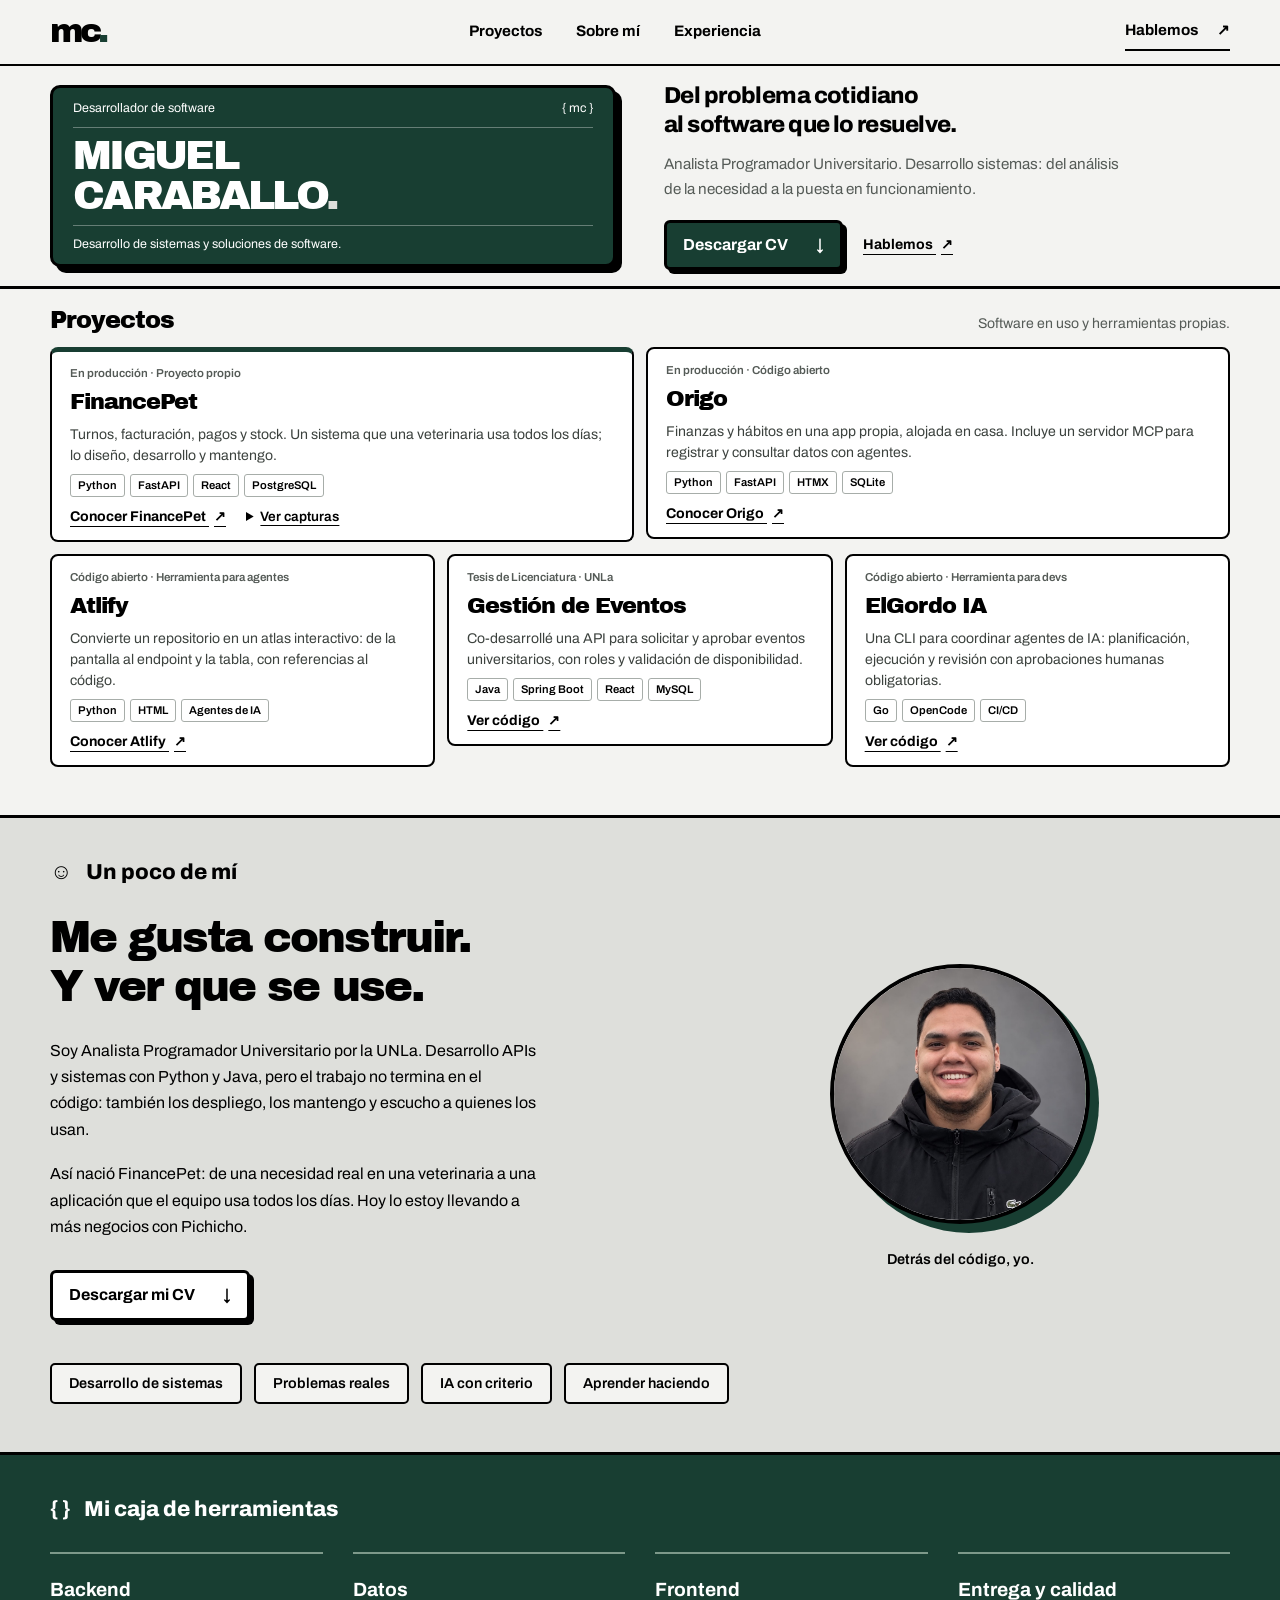
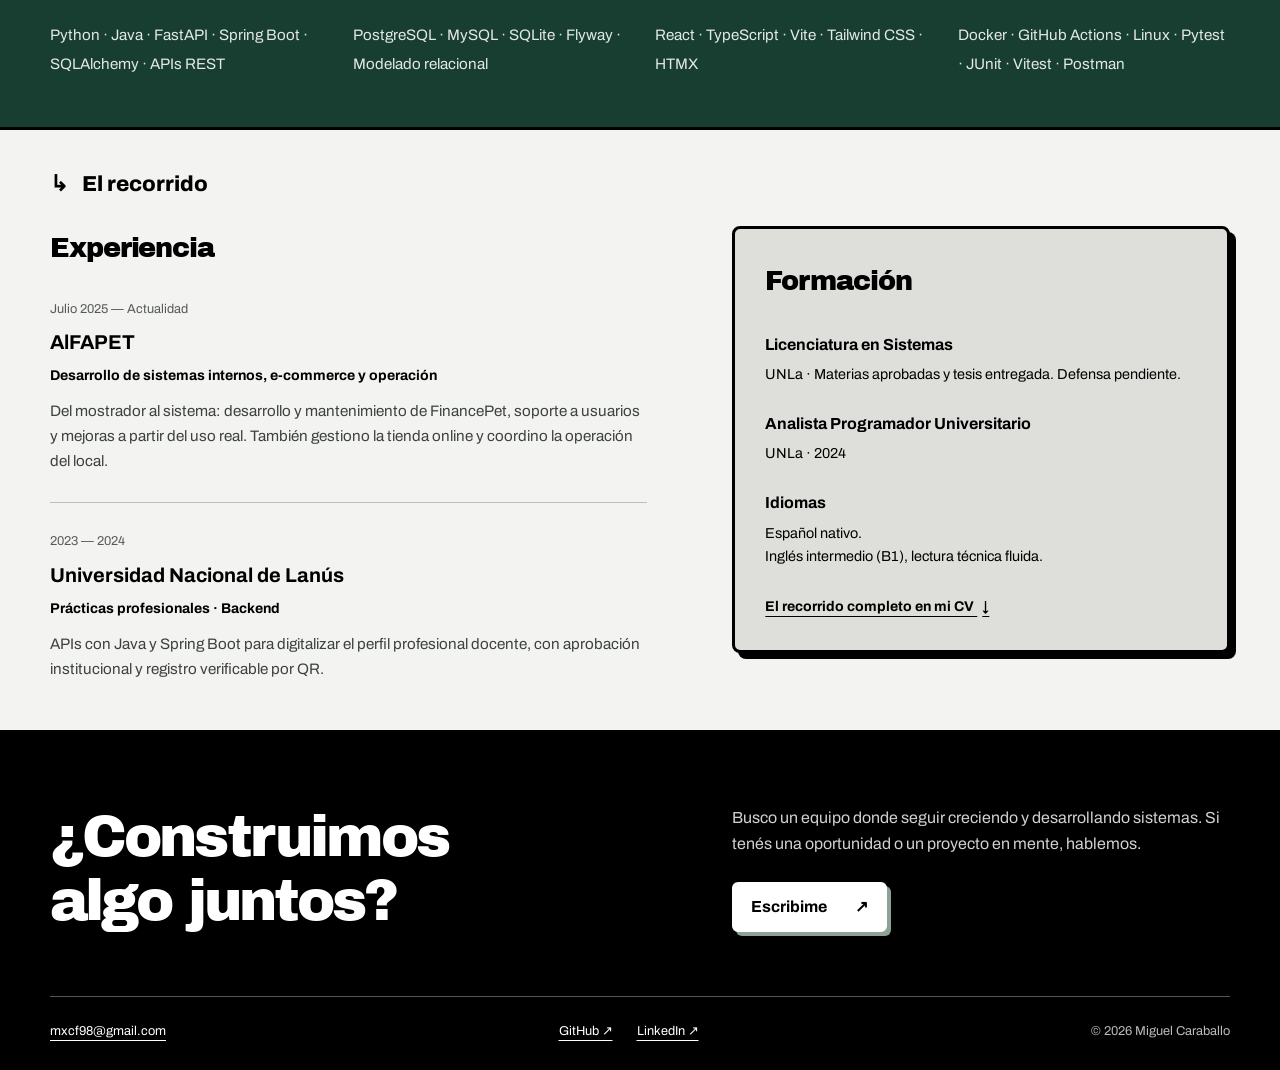
<file: index.html>
<!doctype html>
<!--
  Sitio personal de Miguel Caraballo.
  Cómo editarlo: ver README.md.
  Estilos en styles.css. Imágenes en assets/img/. CV en assets/docs/.
-->
<html lang="es">
  <head>
    <meta charset="utf-8" />
    <meta name="viewport" content="width=device-width, initial-scale=1" />
    <title>Miguel Caraballo — Desarrollo de software</title>
    <meta
      name="description"
      content="Soy Miguel, desarrollador de software y Analista Programador Universitario. Construyo sistemas para resolver problemas reales, desde el análisis hasta su puesta en funcionamiento."
    />
    <link rel="canonical" href="https://miguelecf.github.io/" />
    <meta property="og:type" content="website" />
    <meta
      property="og:title"
      content="Miguel Caraballo — Desarrollo de software"
    />
    <meta
      property="og:description"
      content="Del problema cotidiano al software que lo resuelve. Python, Java y proyectos propios."
    />
    <meta property="og:url" content="https://miguelecf.github.io/" />
    <meta
      property="og:image"
      content="https://miguelecf.github.io/assets/img/perfil/og.jpg"
    />
    <meta name="theme-color" content="#183e32" />
    <link rel="icon" href="assets/favicon.svg" type="image/svg+xml" />
    <link rel="preconnect" href="https://fonts.googleapis.com" />
    <link rel="preconnect" href="https://fonts.gstatic.com" crossorigin />
    <link
      href="https://fonts.googleapis.com/css2?family=Archivo:wght@400;500;600;700;800;900&family=Archivo+Black&display=swap"
      rel="stylesheet"
    />
    <link rel="stylesheet" href="styles.css" />
  </head>
  <body>
    <a class="skip" href="#contenido">Saltar al contenido</a>

    <!-- ============================================================
         MENÚ SUPERIOR
         ============================================================ -->
    <header class="site-header">
      <div class="header-inner wrap">
        <a class="mark" href="#inicio" aria-label="Miguel Caraballo, inicio"
          >mc<span aria-hidden="true">.</span></a
        >
        <nav aria-label="Principal">
          <a href="#proyectos">Proyectos</a><a href="#sobre-mi">Sobre mí</a
          ><a href="#experiencia">Experiencia</a>
        </nav>
        <a class="nav-contact" href="#contacto"
          >Hablemos <span aria-hidden="true">↗</span></a
        >
      </div>
    </header>
    <main id="contenido">
      <!-- ============================================================
           PORTADA: nombre y frase principal
           ============================================================ -->
      <section class="hero wrap" id="inicio" aria-labelledby="nombre">
        <div class="nameplate">
          <div class="nameplate-top">
            <span>Desarrollador de software</span
            ><span aria-hidden="true">{ mc }</span>
          </div>
          <h1 id="nombre">
            MIGUEL<br />CARABALLO<span class="name-dot">.</span>
          </h1>
          <div class="nameplate-bottom">
            <span>Desarrollo de sistemas y soluciones de software.</span>
          </div>
        </div>
        <div class="hero-copy">
          <p class="hero-lead">
            Del problema cotidiano<br />al software que lo resuelve.
          </p>
          <p>
            Analista Programador Universitario. Desarrollo sistemas: del
            análisis de la necesidad a la puesta en funcionamiento.
          </p>
          <div class="hero-actions">
            <a
              class="button"
              href="assets/docs/cv-miguel-caraballo.pdf"
              download
              >Descargar CV <span aria-hidden="true">↓</span></a
            >
            <a class="text-link" href="mailto:mxcf98@gmail.com"
              >Hablemos <span aria-hidden="true">↗</span></a
            >
          </div>
        </div>
      </section>

      <!-- PROYECTOS: resumen visible primero; capturas dentro de la tarjeta. -->
      <section
        class="work band"
        id="proyectos"
        aria-labelledby="projects-title"
      >
        <div class="wrap">
          <div class="section-intro">
            <h2 id="projects-title">Proyectos</h2>
            <p>Software en uso y herramientas propias.</p>
          </div>
          <div class="projects-grid">
            <article class="project project-featured">
              <div class="project-copy">
                <p class="project-context">En producción · Proyecto propio</p>
                <h3>FinancePet</h3>
                <p>
                  Turnos, facturación, pagos y stock. Un sistema que una
                  veterinaria usa todos los días; lo diseño, desarrollo y
                  mantengo.
                </p>
                <ul class="stack" aria-label="Tecnologías de FinancePet">
                  <li>Python</li>
                  <li>FastAPI</li>
                  <li>React</li>
                  <li>PostgreSQL</li>
                </ul>
                <div class="project-actions">
                  <a
                    class="text-link"
                    href="https://financepet.seenode.app/"
                    >Conocer FinancePet <span aria-hidden="true">↗</span></a
                  >
                  <details class="capture-book">
                    <summary>
                      <span class="book-action-open">Ver capturas</span
                      ><span class="book-action-close">Cerrar capturas</span>
                    </summary>
                    <div class="book-pages">
                      <span class="book-page">
                        <img
                          src="assets/img/proyectos/financepet/inicio.png"
                          alt="Pantalla de inicio de FinancePet con facturas a vencer y egresos del mes"
                          width="1175"
                          height="820"
                          loading="lazy"
                        />
                        <span class="book-caption">Inicio</span>
                      </span>
                      <span class="book-page">
                        <img
                          src="assets/img/proyectos/financepet/calendario.png"
                          alt="Calendario semanal de turnos de FinancePet"
                          width="1171"
                          height="811"
                          loading="lazy"
                        />
                        <span class="book-caption">Calendario</span>
                      </span>
                    </div>
                    <p class="project-note">
                      Siguiente paso: Pichicho, un SaaS para peluquerías caninas
                      con su primer cliente externo activo.
                    </p>
                  </details>
                </div>
              </div>
            </article>
            <article class="project">
              <div class="project-copy">
                <p class="project-context">En producción · Código abierto</p>
                <h3>Origo</h3>
                <p>
                  Finanzas y hábitos en una app propia, alojada en casa. Incluye
                  un servidor MCP para registrar y consultar datos con agentes.
                </p>
                <ul class="stack" aria-label="Tecnologías de Origo">
                  <li>Python</li>
                  <li>FastAPI</li>
                  <li>HTMX</li>
                  <li>SQLite</li>
                </ul>
                <div class="project-actions">
                  <a class="text-link" href="https://miguelecf.github.io/origo/"
                    >Conocer Origo <span aria-hidden="true">↗</span></a
                  >
                </div>
              </div>
            </article>
            <article class="project">
              <div class="project-copy">
                <p class="project-context">
                  Código abierto · Herramienta para agentes
                </p>
                <h3>Atlify</h3>
                <p>
                  Convierte un repositorio en un atlas interactivo: de la
                  pantalla al endpoint y la tabla, con referencias al código.
                </p>
                <ul class="stack" aria-label="Tecnologías de Atlify">
                  <li>Python</li>
                  <li>HTML</li>
                  <li>Agentes de IA</li>
                </ul>
                <div class="project-actions">
                  <a
                    class="text-link"
                    href="https://miguelecf.github.io/atlify/"
                    >Conocer Atlify <span aria-hidden="true">↗</span></a
                  >
                </div>
              </div>
            </article>
            <article class="project">
              <div class="project-copy">
                <p class="project-context">Tesis de Licenciatura · UNLa</p>
                <h3>Gestión de Eventos</h3>
                <p>
                  Co-desarrollé una API para solicitar y aprobar eventos
                  universitarios, con roles y validación de disponibilidad.
                </p>
                <ul
                  class="stack"
                  aria-label="Tecnologías de Gestión de Eventos"
                >
                  <li>Java</li>
                  <li>Spring Boot</li>
                  <li>React</li>
                  <li>MySQL</li>
                </ul>
                <div class="project-actions">
                  <a
                    class="text-link"
                    href="https://github.com/miguelecf/gestion-eventos-mvp"
                    >Ver código <span aria-hidden="true">↗</span></a
                  >
                </div>
              </div>
            </article>
            <article class="project">
              <div class="project-copy">
                <p class="project-context">
                  Código abierto · Herramienta para devs
                </p>
                <h3>ElGordo IA</h3>
                <p>
                  Una CLI para coordinar agentes de IA: planificación, ejecución
                  y revisión con aprobaciones humanas obligatorias.
                </p>
                <ul class="stack" aria-label="Tecnologías de ElGordo IA">
                  <li>Go</li>
                  <li>OpenCode</li>
                  <li>CI/CD</li>
                </ul>
                <div class="project-actions">
                  <a
                    class="text-link"
                    href="https://github.com/miguelecf/elgordo-ia"
                    >Ver código <span aria-hidden="true">↗</span></a
                  >
                </div>
              </div>
            </article>
          </div>
        </div>
      </section>

      <!-- ============================================================
           SOBRE MÍ: presentación, foto y botón del CV
           ============================================================ -->
      <section class="about band" id="sobre-mi" aria-labelledby="about-title">
        <div class="wrap">
          <h2 class="section-tab" id="about-title">
            <span aria-hidden="true">☺</span> Un poco de mí
          </h2>
          <div class="about-grid">
            <div class="about-copy">
              <h3>Me gusta construir.<br />Y ver que se use.</h3>
              <p>
                Soy Analista Programador Universitario por la UNLa. Desarrollo
                APIs y sistemas con Python y Java, pero el trabajo no termina en
                el código: también los despliego, los mantengo y escucho a
                quienes los usan.
              </p>
              <p>
                Así nació FinancePet: de una necesidad real en una veterinaria a
                una aplicación que el equipo usa todos los días. Hoy lo estoy
                llevando a más negocios con Pichicho.
              </p>
              <a
                class="button button-light"
                href="assets/docs/cv-miguel-caraballo.pdf"
                download
                >Descargar mi CV <span aria-hidden="true">↓</span></a
              >
            </div>
            <div class="portrait-area">
              <figure class="portrait">
                <img
                  src="assets/img/perfil/miguel-caraballo.jpg"
                  alt="Miguel Caraballo"
                  width="900"
                  height="900"
                />
              </figure>
              <p class="portrait-note">Detrás del código, yo.</p>
            </div>
          </div>
          <ul class="about-tags" aria-label="Mis intereses profesionales">
            <li>Desarrollo de sistemas</li>
            <li>Problemas reales</li>
            <li>IA con criterio</li>
            <li>Aprender haciendo</li>
          </ul>
        </div>
      </section>

      <!-- ============================================================
           HABILIDADES: un bloque por categoría
           ============================================================ -->
      <section
        class="toolbox band"
        id="habilidades"
        aria-labelledby="skills-title"
      >
        <div class="wrap">
          <h2 class="section-tab" id="skills-title">
            <span aria-hidden="true">{ }</span> Mi caja de herramientas
          </h2>
          <div class="skills-grid">
            <div>
              <h3>Backend</h3>
              <p>
                Python · Java · FastAPI · Spring Boot · SQLAlchemy · APIs REST
              </p>
            </div>
            <div>
              <h3>Datos</h3>
              <p>PostgreSQL · MySQL · SQLite · Flyway · Modelado relacional</p>
            </div>
            <div>
              <h3>Frontend</h3>
              <p>React · TypeScript · Vite · Tailwind CSS · HTMX</p>
            </div>
            <div>
              <h3>Entrega y calidad</h3>
              <p>
                Docker · GitHub Actions · Linux · Pytest · JUnit · Vitest ·
                Postman
              </p>
            </div>
          </div>
        </div>
      </section>

      <!-- ============================================================
           EXPERIENCIA Y FORMACIÓN: un <article class="job"> por trabajo, el más nuevo primero
           ============================================================ -->
      <section
        class="experience band"
        id="experiencia"
        aria-labelledby="experience-title"
      >
        <div class="wrap">
          <h2 class="section-tab" id="experience-title">
            <span aria-hidden="true">↳</span> El recorrido
          </h2>
          <div class="experience-grid">
            <div>
              <h3 class="column-title">Experiencia</h3>
              <article class="job">
                <p class="date">Julio 2025 — Actualidad</p>
                <h4>AlFAPET</h4>
                <p class="job-role">
                  Desarrollo de sistemas internos, e-commerce y operación
                </p>
                <p>
                  Del mostrador al sistema: desarrollo y mantenimiento de
                  FinancePet, soporte a usuarios y mejoras a partir del uso
                  real. También gestiono la tienda online y coordino la
                  operación del local.
                </p>
              </article>
              <article class="job">
                <p class="date">2023 — 2024</p>
                <h4>Universidad Nacional de Lanús</h4>
                <p class="job-role">Prácticas profesionales · Backend</p>
                <p>
                  APIs con Java y Spring Boot para digitalizar el perfil
                  profesional docente, con aprobación institucional y registro
                  verificable por QR.
                </p>
              </article>
            </div>
            <aside class="education">
              <h3>Formación</h3>
              <div>
                <h4>Licenciatura en Sistemas</h4>
                <p>
                  UNLa · Materias aprobadas y tesis entregada. Defensa
                  pendiente.
                </p>
              </div>
              <div>
                <h4>Analista Programador Universitario</h4>
                <p>UNLa · 2024</p>
              </div>
              <div>
                <h4>Idiomas</h4>
                <p>
                  Español nativo.<br />Inglés intermedio (B1), lectura técnica
                  fluida.
                </p>
              </div>
              <a
                class="text-link"
                href="assets/docs/cv-miguel-caraballo.pdf"
                download
                >El recorrido completo en mi CV
                <span aria-hidden="true">↓</span></a
              >
            </aside>
          </div>
        </div>
      </section>
    </main>

    <!-- ============================================================
         CONTACTO (pie negro)
         ============================================================ -->
    <footer id="contacto" class="contact">
      <div class="wrap">
        <div class="contact-grid">
          <h2>¿Construimos<br />algo juntos?</h2>
          <div>
            <p>
              Busco un equipo donde seguir creciendo y desarrollando sistemas.
              Si tenés una oportunidad o un proyecto en mente, hablemos.
            </p>
            <a class="button button-light" href="mailto:mxcf98@gmail.com"
              >Escribime <span aria-hidden="true">↗</span></a
            >
          </div>
        </div>
        <div class="footer-bottom">
          <a href="mailto:mxcf98@gmail.com">mxcf98@gmail.com</a>
          <div>
            <a href="https://github.com/miguelecf">GitHub ↗</a
            ><a href="https://www.linkedin.com/in/miguel-caraballo-/"
              >LinkedIn ↗</a
            >
          </div>
          <span>© 2026 Miguel Caraballo</span>
        </div>
      </div>
    </footer>
  </body>
</html>
</file>
<file: styles.css>
/* ================================================================
   1. COLORES Y TIPOGRAFÍAS
   Para cambiar un color en todo el sitio, cambialo solo acá.
   ================================================================ */
:root {
  --black: #000; /* bordes, sombras, texto y pie de contacto */
  --white: #fff; /* fondo de las tarjetas */
  --paper: #f3f3f1; /* fondo general */
  --gray: #dedfdb; /* fondo de "Sobre mí" y de Formación */
  --muted: #555b57; /* texto secundario (fechas, subtítulos) */
  --forest: #183e32; /* verde de la marca */
  --line: 3px solid var(--black); /* borde grueso que usan tarjetas y secciones */

  --display: "Archivo Black", "Arial Black", sans-serif; /* títulos */
  --sans: "Archivo", Arial, sans-serif; /* texto */
}

/* ================================================================
   2. BASE (aplica a toda la página)
   ================================================================ */
*,
*::before,
*::after {
  box-sizing: border-box;
}
html {
  scroll-behavior: smooth;
  scroll-padding-top: 5.5rem;
}
body {
  margin: 0;
  background: var(--paper);
  color: var(--black);
  font-family: var(--sans);
  font-size: 1rem;
  line-height: 1.65;
  -webkit-font-smoothing: antialiased;
}
h1,
h2,
h3,
h4,
p,
figure {
  margin: 0;
}
h1,
h2,
h3,
h4 {
  overflow-wrap: anywhere;
}
a {
  color: inherit;
  text-underline-offset: 5px;
}
button,
a {
  -webkit-tap-highlight-color: transparent;
}
a:hover {
  text-decoration-thickness: 2px;
}
img {
  display: block;
  max-width: 100%;
  height: auto;
}
::selection {
  background: var(--forest);
  color: var(--white);
}
:focus-visible {
  outline: 3px solid currentColor;
  outline-offset: 6px;
}
.wrap {
  width: min(1180px, calc(100% - 96px));
  margin-inline: auto;
}
.skip {
  position: fixed;
  top: 10px;
  left: 10px;
  transform: translateY(-150%);
  background: white;
  border: var(--line);
  padding: 10px;
  z-index: 20;
}
.skip:focus {
  transform: none;
}

/* ================================================================
   3. MENÚ SUPERIOR
   ================================================================ */
.site-header {
  position: sticky;
  top: 0;
  z-index: 10;
  background: var(--paper);
  border-bottom: 2px solid var(--black);
}
.header-inner {
  min-height: 64px;
  display: flex;
  align-items: center;
  justify-content: space-between;
  gap: 24px;
}
.mark {
  font-family: var(--display);
  font-size: 2.1rem;
  letter-spacing: -4px;
  text-decoration: none;
  line-height: 1;
}
.mark span {
  color: var(--forest);
}
nav {
  display: flex;
  flex-wrap: wrap;
  gap: 34px;
}
nav a,
.nav-contact {
  font-size: 0.95rem;
  font-weight: 700;
  text-decoration: none;
}
.nav-contact {
  border-bottom: 2px solid;
  padding-block: 5px;
}
.nav-contact span {
  margin-left: 16px;
}

/* ================================================================
   4. PORTADA (placa verde con el nombre)
   ================================================================ */
.hero {
  display: grid;
  grid-template-columns: minmax(0, 1fr) minmax(0, 1fr);
  gap: 48px;
  align-items: center;
  padding-block: 16px;
}
.nameplate {
  background: var(--forest);
  color: var(--white);
  border: var(--line);
  border-radius: 10px;
  box-shadow: 6px 6px 0 var(--black);
  padding: 10px 20px;
}
.nameplate-top,
.nameplate-bottom {
  display: flex;
  justify-content: space-between;
  gap: 12px;
  font-size: 0.78rem;
}
.nameplate-top {
  border-bottom: 1px solid #ffffff55;
  padding-bottom: 8px;
}
h1 {
  font-family: var(--display);
  font-weight: 400;
  line-height: 0.99;
  font-size: clamp(2.1rem, 3.2vw, 2.6rem);
  letter-spacing: -0.065em;
  padding: 8px 0;
}
.name-dot {
  color: var(--gray);
}
.nameplate-bottom {
  border-top: 1px solid #ffffff55;
  padding-top: 8px;
}
.hero-copy {
  max-width: 52ch;
}
.hero-copy > p:not(.hero-lead) {
  font-size: 0.95rem;
  margin-top: 12px;
  color: var(--muted);
}
.hero-lead {
  font-weight: 800;
  font-size: clamp(1.25rem, 1.8vw, 1.45rem);
  line-height: 1.25;
  letter-spacing: -0.025em;
}
.hero-actions {
  display: flex;
  flex-wrap: wrap;
  align-items: center;
  gap: 20px;
  margin-top: 18px;
}

/* ================================================================
   5. BOTONES
   ================================================================ */
.button {
  display: inline-flex;
  align-items: center;
  justify-content: space-between;
  gap: 28px;
  background: var(--forest);
  color: white;
  border: var(--line);
  border-radius: 6px;
  padding: 9px 16px;
  box-shadow: 4px 4px 0 var(--black);
  text-decoration: none;
  font-weight: 700;
  transition:
    transform 0.15s,
    box-shadow 0.15s;
}
.button:hover {
  transform: translate(2px, 2px);
  box-shadow: 2px 2px 0 var(--black);
}
.button-light {
  background: var(--white);
  color: var(--black);
}

/* ================================================================
   6. SECCIONES Y PESTAÑAS DE TÍTULO
   ================================================================ */
.band {
  border-top: var(--line);
  position: relative;
  padding: 40px 0 48px;
}
.section-tab {
  font-size: 1.35rem;
  line-height: 1.3;
  font-weight: 800;
  margin-bottom: 28px;
}
.section-tab span {
  margin-right: 10px;
}

/* ================================================================
   7. SOBRE MÍ
   ================================================================ */
.about {
  background: var(--gray);
}
.about-grid {
  display: grid;
  grid-template-columns: 1.1fr 1fr;
  gap: 48px;
  align-items: center;
}
.about-copy h3 {
  font-family: var(--display);
  font-weight: 400;
  font-size: clamp(2rem, 3.4vw, 2.8rem);
  line-height: 1.12;
  letter-spacing: -0.045em;
  margin-bottom: 26px;
}
.about-copy p {
  margin-bottom: 18px;
  max-width: 54ch;
}
.about-copy .button {
  margin-top: 12px;
}
.portrait-area {
  justify-self: center;
  text-align: center;
}
.portrait {
  width: 260px;
  max-width: 100%;
  aspect-ratio: 1;
  border: 4px solid black;
  border-radius: 50%;
  overflow: hidden;
  box-shadow: 9px 9px 0 var(--forest);
  background: var(--white);
}
.portrait img {
  width: 100%;
  height: 100%;
  object-fit: cover;
  object-position: center 35%;
}
.portrait-note {
  font-weight: 600;
  font-size: 0.9rem;
  margin-top: 24px;
}
.about-tags {
  display: flex;
  flex-wrap: wrap;
  gap: 12px;
  list-style: none;
  padding: 0;
  margin: 42px 0 0;
}
.about-tags li {
  background: var(--paper);
  border: 2px solid black;
  border-radius: 5px;
  padding: 7px 17px;
  font-weight: 600;
  font-size: 0.9rem;
}

/* ================================================================
   8. PROYECTOS
   ================================================================ */
.work {
  background: var(--paper);
  padding-top: 16px;
}
.section-intro {
  display: flex;
  justify-content: space-between;
  align-items: baseline;
  gap: 16px;
  margin-bottom: 12px;
}
.section-intro h2 {
  font-family: var(--display);
  font-size: 1.5rem;
  line-height: 1.25;
  font-weight: 400;
  letter-spacing: -0.04em;
}
.section-intro p {
  font-size: 0.88rem;
  color: var(--muted);
}
.projects-grid {
  display: grid;
  grid-template-columns: repeat(6, minmax(0, 1fr));
  gap: 12px;
  align-items: start;
}
.project {
  grid-column: span 2;
  min-width: 0;
  background: var(--white);
  border: 2px solid var(--black);
  border-radius: 8px;
}
.project:nth-child(-n + 2) {
  grid-column: span 3;
}
.project-featured {
  border-top: 5px solid var(--forest);
}
.project-copy {
  padding: 12px 18px;
}
.project-context {
  font-size: 0.72rem;
  color: var(--muted);
  font-weight: 600;
  margin-bottom: 6px;
}
.project h3 {
  font-family: var(--display);
  font-weight: 400;
  font-size: 1.4rem;
  line-height: 1.15;
  letter-spacing: -0.045em;
  margin-bottom: 9px;
}
.project-copy > p:not(.project-context) {
  font-size: 0.88rem;
  line-height: 1.5;
  color: #3c423e;
}
.stack {
  display: flex;
  flex-wrap: wrap;
  gap: 5px;
  list-style: none;
  padding: 0;
  margin: 8px 0;
}
.stack li {
  font-size: 0.7rem;
  font-weight: 600;
  border: 1px solid #a7ada9;
  border-radius: 3px;
  padding: 1px 7px;
}
.text-link {
  display: inline-block;
  font-weight: 700;
  font-size: 0.88rem;
}
.text-link span {
  margin-left: 5px;
}
.project-actions {
  display: flex;
  align-items: baseline;
  flex-wrap: wrap;
  gap: 8px 20px;
}
/* Las capturas se despliegan dentro de la tarjeta, nunca en un modal. */
.capture-book {
  display: contents;
}
.capture-book summary {
  width: fit-content;
  cursor: pointer;
  font-size: 0.85rem;
  font-weight: 600;
  text-decoration: underline;
  text-underline-offset: 4px;
}
.book-action-close,
.capture-book[open] .book-action-open {
  display: none;
}
.capture-book[open] .book-action-close {
  display: inline;
}
.book-pages {
  flex-basis: 100%;
  display: grid;
  grid-template-columns: repeat(2, minmax(0, 1fr));
  gap: 8px;
  margin-top: 8px;
}
.book-page {
  min-width: 0;
  border: 1px solid var(--black);
  border-radius: 4px;
  overflow: hidden;
  background: var(--paper);
}
.book-page img {
  width: 100%;
}
.book-caption {
  display: block;
  padding: 4px 8px;
  font-size: 0.75rem;
}
.project-note {
  flex-basis: 100%;
  font-size: 0.8rem;
  margin-top: 4px;
}

/* ================================================================
   9. HABILIDADES
   ================================================================ */
.toolbox {
  background: var(--forest);
  color: white;
  padding-bottom: 48px;
}
.toolbox .section-tab {
  color: white;
}
.skills-grid {
  display: grid;
  grid-template-columns: repeat(4, 1fr);
  gap: 30px;
}
.skills-grid h3 {
  font-size: 1.2rem;
  margin-bottom: 16px;
}
.skills-grid p {
  font-size: 0.95rem;
  color: #e2e8e4;
  line-height: 1.9;
}
.skills-grid > div {
  border-top: 2px solid #7d998a;
  padding-top: 20px;
}

/* ================================================================
   10. EXPERIENCIA Y FORMACIÓN
   ================================================================ */
.experience {
  background: var(--paper);
}
.experience-grid {
  display: grid;
  grid-template-columns: 1.2fr 1fr;
  gap: 85px;
}
.column-title,
.education > h3 {
  font-family: var(--display);
  font-weight: 400;
  font-size: 1.7rem;
  letter-spacing: -0.04em;
  margin-bottom: 28px;
}
.job + .job {
  margin-top: 28px;
  padding-top: 28px;
  border-top: 1px solid #bcbfba;
}
.date {
  font-size: 0.8rem;
  color: var(--muted);
  margin-bottom: 8px;
}
.job h4 {
  font-size: 1.25rem;
  line-height: 1.4;
}
.job-role {
  font-size: 0.88rem;
  font-weight: 700;
  margin: 8px 0 12px;
}
.job > p:last-child {
  font-size: 0.95rem;
  color: #3c423e;
}
.education {
  background: var(--gray);
  border: var(--line);
  border-radius: 8px;
  padding: 30px;
  align-self: start;
  box-shadow: 6px 6px 0 black;
}
.education > div {
  margin-bottom: 24px;
}
.education h4 {
  font-size: 1rem;
}
.education p {
  font-size: 0.9rem;
  margin-top: 5px;
}

/* ================================================================
   11. CONTACTO (pie negro)
   ================================================================ */
.contact {
  background: var(--black);
  color: white;
  padding: 72px 0 28px;
  border-top: var(--line);
}
.contact-grid {
  display: grid;
  grid-template-columns: 1.2fr 1fr;
  gap: 85px;
  align-items: center;
}
.contact h2 {
  font-family: var(--display);
  font-weight: 400;
  font-size: clamp(2.3rem, 4.5vw, 3.7rem);
  line-height: 1.1;
  letter-spacing: -0.05em;
}
.contact-grid p {
  color: #d0d2cf;
  margin-bottom: 24px;
}
.contact .button {
  box-shadow: 4px 4px 0 #8da295;
  border-color: #fff;
}
.footer-bottom {
  display: flex;
  justify-content: space-between;
  align-items: center;
  gap: 24px;
  border-top: 1px solid #555;
  margin-top: 64px;
  padding-top: 24px;
  font-size: 0.8rem;
}
.footer-bottom > div {
  display: flex;
  gap: 24px;
}
.footer-bottom > span {
  color: #b9bcb9;
}

/* ================================================================
   12. TABLET, CELULAR Y ACCESIBILIDAD
   ================================================================ */
@media (max-width: 1000px) {
  .wrap {
    width: calc(100% - 48px);
  }
  .hero {
    gap: 28px;
  }
  .project-copy {
    padding: 16px;
  }
  .about-grid,
  .experience-grid,
  .contact-grid {
    gap: 32px;
  }
  .skills-grid {
    grid-template-columns: repeat(2, minmax(0, 1fr));
  }
}
@media (max-width: 800px) {
  .projects-grid {
    grid-template-columns: repeat(2, minmax(0, 1fr));
  }
  .project,
  .project:nth-child(-n + 2) {
    grid-column: auto;
  }
  .project:last-child {
    grid-column: 1 / -1;
  }
}
@media (max-width: 600px) {
  html {
    scroll-padding-top: 7.25rem;
  }
  .wrap {
    width: calc(100% - 36px);
  }
  .header-inner {
    flex-wrap: wrap;
    gap: 10px;
    padding-block: 10px;
  }
  .mark {
    font-size: 1.8rem;
    letter-spacing: -3px;
  }
  nav {
    order: 3;
    width: 100%;
    justify-content: space-between;
    gap: 12px;
  }
  nav a,
  .nav-contact {
    font-size: 0.8rem;
  }
  .nav-contact {
    padding-block: 0;
  }
  .hero {
    grid-template-columns: 1fr;
    gap: 24px;
    padding-block: 22px 28px;
  }
  .nameplate {
    padding: 12px 18px;
  }
  h1 {
    font-size: clamp(2.4rem, 10vw, 3.3rem);
    padding-block: 12px;
  }
  .nameplate-top,
  .nameplate-bottom {
    font-size: 0.73rem;
  }
  .hero-lead {
    font-size: 1.3rem;
  }
  .hero-copy > p:not(.hero-lead) {
    font-size: 0.88rem;
    margin-top: 8px;
  }
  .hero-actions {
    margin-top: 14px;
    gap: 20px;
  }
  .button {
    font-size: 0.85rem;
    gap: 16px;
  }
  .band {
    padding-block: 28px 36px;
  }
  .section-tab {
    font-size: 1.2rem;
    margin-bottom: 24px;
  }
  .section-intro {
    display: block;
  }
  .section-intro p {
    margin-top: 3px;
  }
  .projects-grid {
    grid-template-columns: 1fr;
    gap: 12px;
  }
  .project:last-child {
    grid-column: auto;
  }
  .project-copy {
    padding: 16px 18px;
  }
  .about-grid {
    grid-template-columns: 1fr;
    gap: 28px;
  }
  .portrait {
    width: 190px;
  }
  .portrait-note {
    margin-top: 16px;
  }
  .about-copy h3 {
    font-size: 1.8rem;
    margin-bottom: 16px;
  }
  .about-tags {
    margin-top: 24px;
    gap: 8px;
  }
  .about-tags li {
    font-size: 0.75rem;
    padding: 5px 9px;
  }
  .skills-grid {
    gap: 24px;
  }
  .skills-grid h3 {
    font-size: 1.05rem;
  }
  .skills-grid p {
    font-size: 0.85rem;
  }
  .experience-grid,
  .contact-grid {
    grid-template-columns: minmax(0, 1fr);
    gap: 32px;
  }
  .education {
    padding: 24px;
  }
  .contact {
    padding: 36px 0 24px;
  }
  .footer-bottom {
    align-items: flex-start;
    flex-direction: column;
    gap: 18px;
    margin-top: 32px;
  }
  .contact h2 {
    font-size: 2.2rem;
  }
}
@media (prefers-reduced-motion: reduce) {
  html {
    scroll-behavior: auto;
  }
  .button {
    transition: none;
  }
}
</file>
